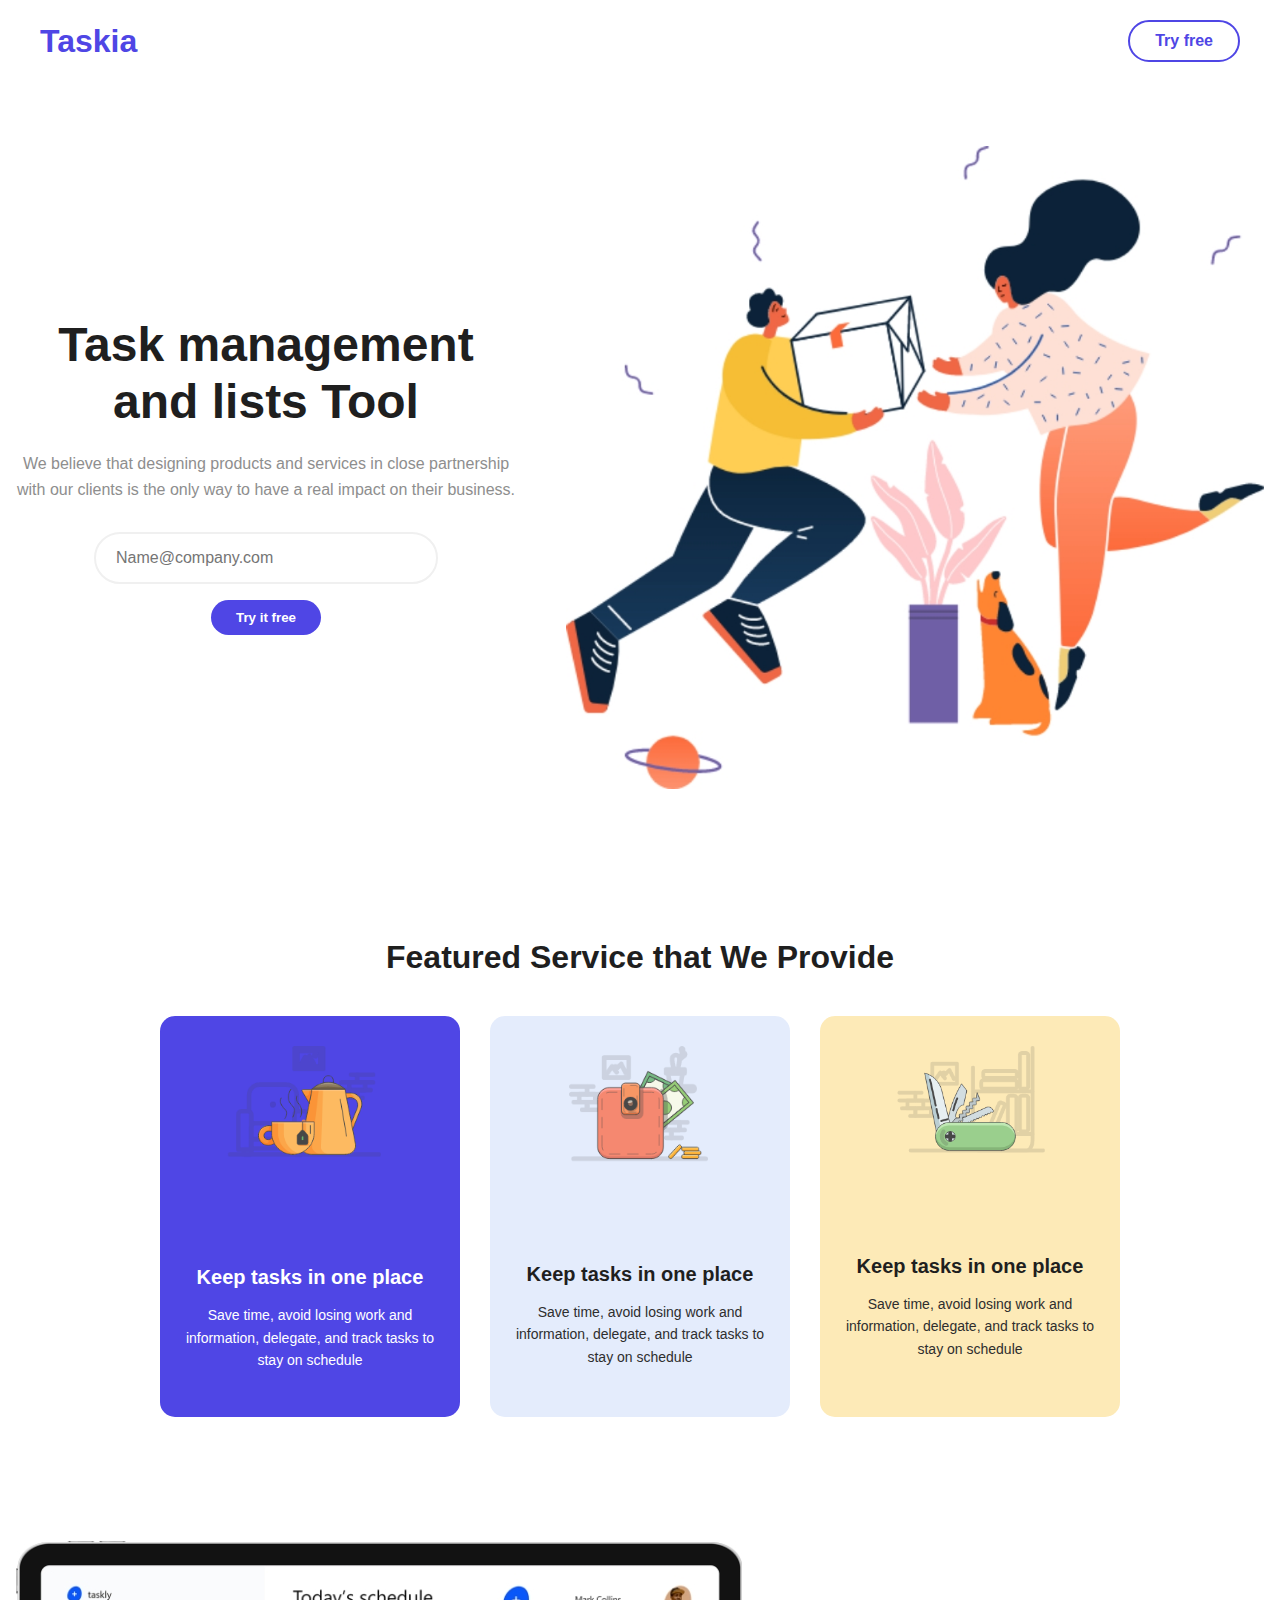
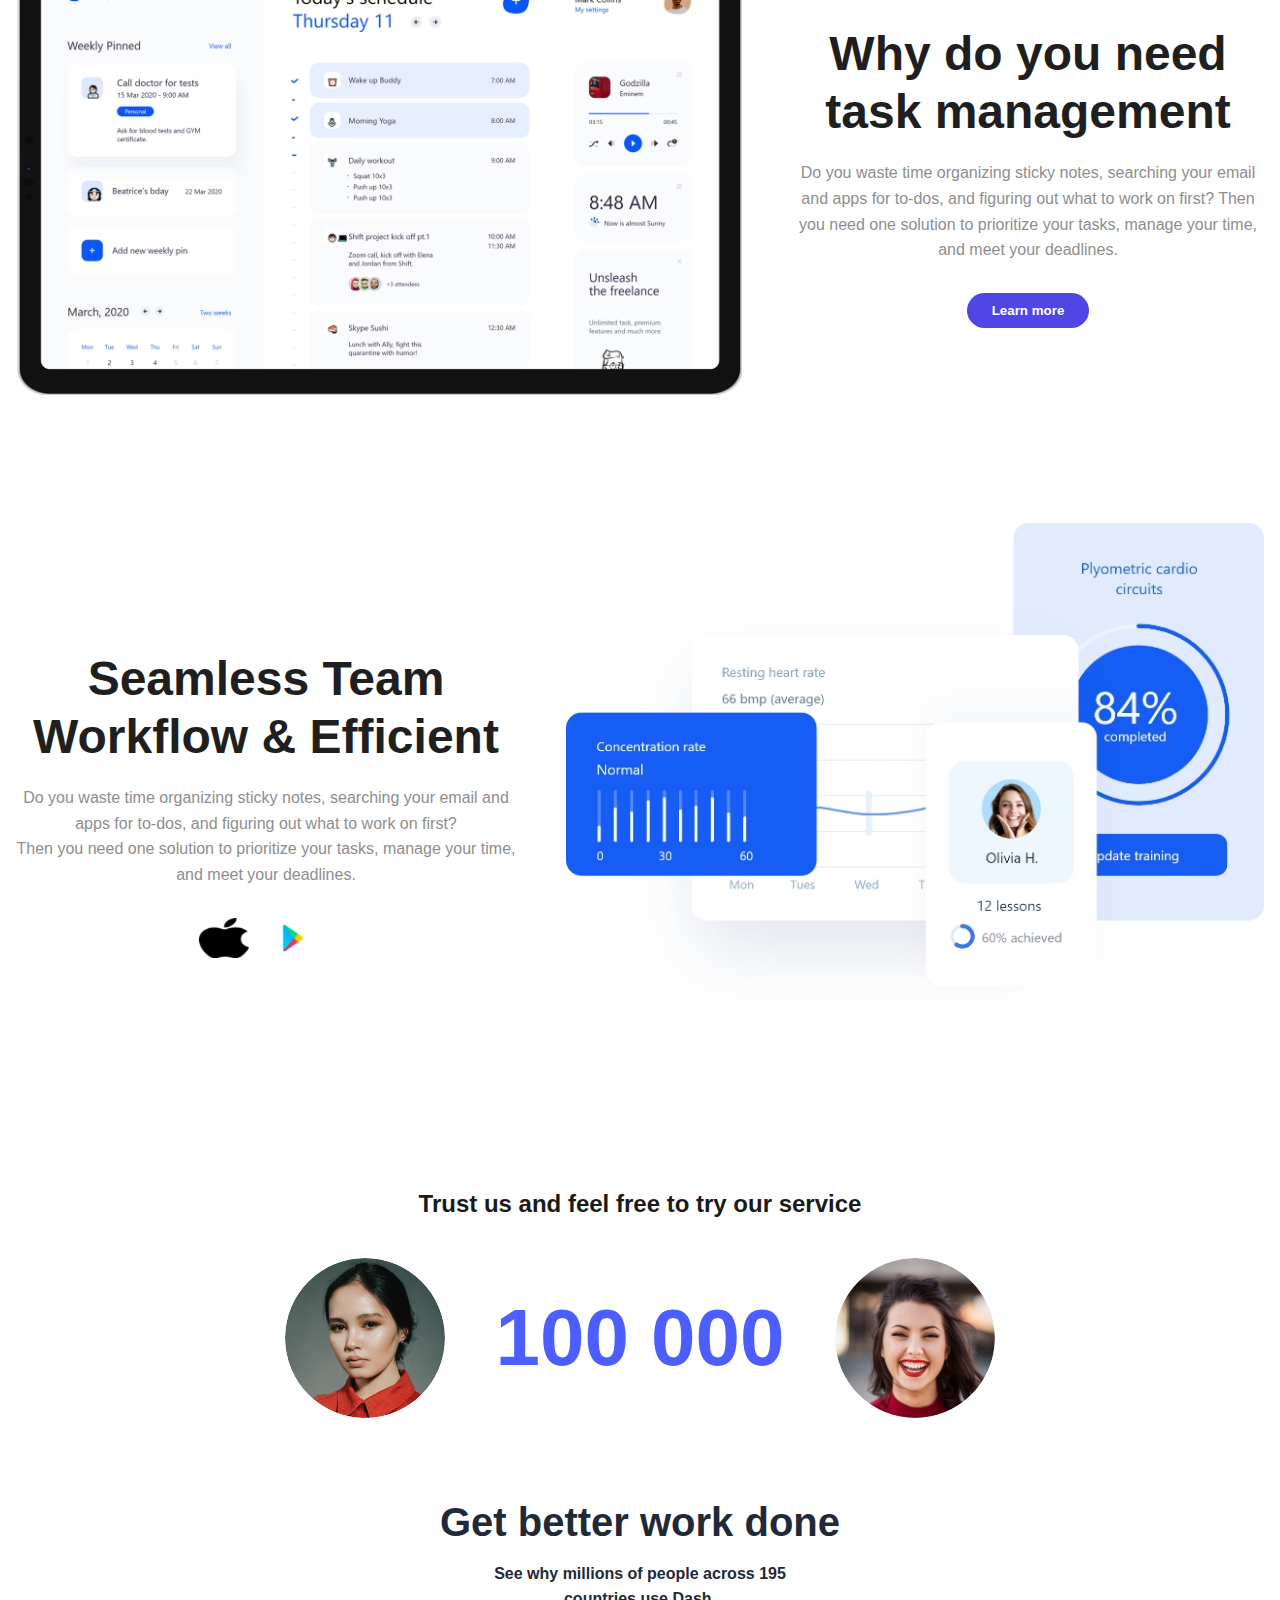
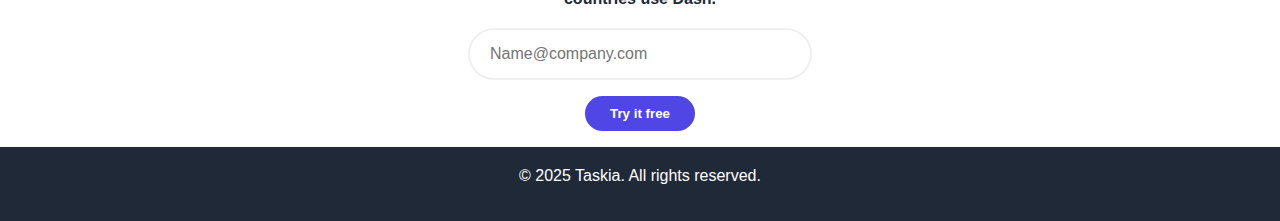
<file: index.html>
<!DOCTYPE html>
<html lang="en">

<head>
  <meta charset="UTF-8">
  <meta name="viewport" content="width=device-width, initial-scale=1.0">
  <title>Taskia - Task Management Tool</title>
  <link rel="stylesheet" href="styles.css">
  <style>
    body {
      margin: 0;
      font-family: 'Segoe UI', Tahoma, Geneva, Verdana, sans-serif;
    }

    .navbar {
      display: flex;
      justify-content: space-between;
      align-items: center;
      padding: 20px 40px;
      background-color: white;
    }

    .navbar a.logo {
      font-size: 32px;
      font-weight: 700;
      color: #4F46E5; /* Blue-violet color */
      text-decoration: none;
    }

    .navbar a.button {
      padding: 10px 25px;
      border: 2px solid #4F46E5;
      border-radius: 999px; /* Makes it pill-shaped */
      color: #4F46E5;
      font-weight: 600;
      text-decoration: none;
      transition: all 0.3s ease;
    }

    .navbar a.button:hover {
      background-color: #4F46E5;
      color: white;
    }
  </style>
</head>

<body>

  <div class="navbar">
    <a href="index.html" class="logo">Taskia</a>
    <a href="forfree.html" class="button">Try free</a>
  </div>

  <section class="hero">
    <div class="hero-content">
      <div class="text">
        <h1>Task management <br> and lists Tool</h1>
        <p class="subtext">
          We believe that designing products and services in close partnership with our clients is the only way to have a real impact on their business.
        </p>
        <form class="form">
          <input type="email" placeholder="Name@company.com">
          <button type="submit">Try it free</button>
        </form>
      </div>
      <div class="hero-image">
        <img src="Images/hero image.jpg" alt="Hero Image">
      </div>
    </div>
  </section>
  
  

  <section class="services">
    <h2 class="services-title">Featured Service that We Provide</h2>
    <div class="cards-container">
      <div class="card blue">
        <img src="Images/Image 3.png" alt="Tea illustration">
        <h3>Keep tasks in one place</h3>
        <p>Save time, avoid losing work and information, delegate, and track tasks to stay on schedule</p>
      </div>
      <div class="card lightblue">
        <img src="Images/Image 2.png" alt="Wallet illustration">
        <h3>Keep tasks in one place</h3>
        <p>Save time, avoid losing work and information, delegate, and track tasks to stay on schedule</p>
      </div>
      <div class="card yellow">
        <img src="Images/Image 1.png" alt="Tools illustration">
        <h3>Keep tasks in one place</h3>
        <p>Save time, avoid losing work and information, delegate, and track tasks to stay on schedule</p>
      </div>
    </div>
  </section>
  


  <section class="hero">
    <div class="hero-content">
      <div class="task-image">
        <img src="Images/Image 8.jpg" alt="Task Manager UI" class="hero-image" />
      </div>
      <div class="text">
        <h1>Why do you need <br> task management</h1>
        <p class="subtext">
          Do you waste time organizing sticky notes, searching your email and apps for to-dos, and figuring out what to work on first?
          Then you need one solution to prioritize your tasks, manage your time, and meet your deadlines.
        </p>
        <form class="form">
          <button type="submit">Learn more</button>
        </form>
      </div>
    </div>
  </section>

  <section class="hero">
    <div class="hero-content">
      <!-- Left Section -->
      <div class="text">
        <h1>Seamless Team <br> Workflow & Efficient</h1>
        <p class="subtext">
          Do you waste time organizing sticky notes, searching your email
          and apps for to-dos, and figuring out what to work on first? <br>
          Then you need one solution to prioritize your tasks, manage your time, and meet your deadlines.
        </p>

        <div class="store-icons">
          <img src="Images/Image 6.jpg" alt="Apple">
          <img src="Images/Image 9.jpg" alt="Google Play Store">
        </div>
      </div>

    <!-- Right Section -->
    <div class="hero-image">
      <img src="Images/Image 7.jpg" alt="Dashboard Graphic">
    </div>
  </div>
</section> 


<section class="trust-section">
  <h2>Trust us and feel free to try our service</h2>
  <div class="trust-content">
    <div class="circle-img left-img"></div>
    <div class="number">100 000</div>
    <div class="circle-img right-img"></div>
  </div>
</section>


  <section class="count">
    <h1>Get better work done</h1>
    <p>See why millions of people across 195 <br> countries use Dash.</p>
    <form class="form">
      <input type="email" placeholder="Name@company.com">
      <button>Try it free</button>
    </form>
  </section>

  <footer>
    <p>&copy; 2025 Taskia. All rights reserved.</p>
  </footer>

  <script src="script.js"></script>
</body>

</html>
</file>
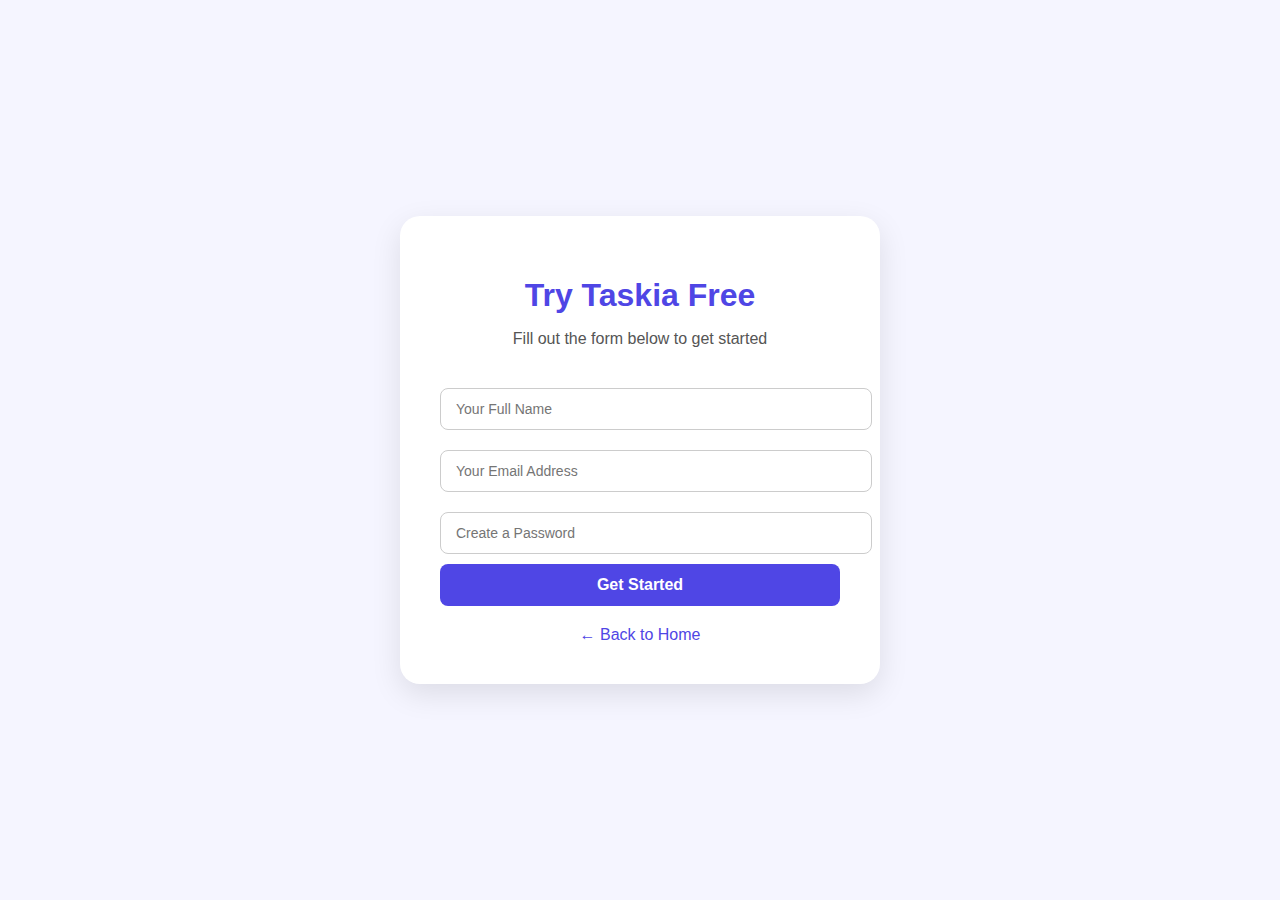
<file: forfree.html>
<!DOCTYPE html>
<html lang="en">
<head>
  <meta charset="UTF-8" />
  <meta name="viewport" content="width=device-width, initial-scale=1.0"/>
  <title>Try Taskia Free</title>
  <style>
    body {
      margin: 0;
      font-family: 'Segoe UI', Tahoma, Geneva, Verdana, sans-serif;
      background-color: #f5f5ff;
      display: flex;
      justify-content: center;
      align-items: center;
      height: 100vh;
    }

    .form-container {
      background: white;
      padding: 40px;
      border-radius: 20px;
      box-shadow: 0 10px 30px rgba(0, 0, 0, 0.1);
      max-width: 400px;
      width: 100%;
      text-align: center;
    }

    .form-container h1 {
      margin-bottom: 10px;
      color: #4F46E5;
    }

    .form-container p {
      margin-bottom: 30px;
      color: #555;
    }

    input[type="text"],
    input[type="email"],
    input[type="password"] {
      width: 100%;
      padding: 12px 15px;
      margin: 10px 0;
      border: 1px solid #ccc;
      border-radius: 8px;
      font-size: 14px;
    }

    button {
      width: 100%;
      background-color: #4F46E5;
      color: white;
      padding: 12px;
      border: none;
      border-radius: 8px;
      font-size: 16px;
      font-weight: 600;
      cursor: pointer;
      transition: 0.3s ease;
    }

    button:hover {
      background-color: #3730a3;
    }

    .back-link {
      display: block;
      margin-top: 20px;
      color: #4F46E5;
      text-decoration: none;
      font-weight: 500;
    }

    .back-link:hover {
      text-decoration: underline;
    }
  </style>
</head>
<body>
  <div class="form-container">
    <h1>Try Taskia Free</h1>
    <p>Fill out the form below to get started</p>
    <form action="#" method="POST">
      <input type="text" name="name" placeholder="Your Full Name" required />
      <input type="email" name="email" placeholder="Your Email Address" required />
      <input type="password" name="password" placeholder="Create a Password" required />
      <button type="submit">Get Started</button>
    </form>
    <a href="index.html" class="back-link">← Back to Home</a>
  </div>
</body>
</html>
</file>
<file: styles.css>
@import url('https://fonts.googleapis.com/css2?family=Inter:wght@400;600;800&display=swap');

body {
  font-family: 'Inter', sans-serif;
  margin: 0;
  padding: 0;
  color: #1f2937;
  background-color: #ffffff;
  text-align: center;
}
.hero {
  padding: 80px 60px;
  background-color: white;
}

.hero-content {
  display: flex;
  align-items: center;
  justify-content: space-between;
  gap: 50px;
  flex-wrap: wrap;
}

.text {
  flex: 1;
  max-width: 500px;
}

.text h1 {
  font-size: 48px;
  font-weight: 800;
  color: #1f1f1f;
  margin-bottom: 20px;
  line-height: 1.2;
}

.text .subtext {
  font-size: 16px;
  color: #8e8e8e;
  line-height: 1.6;
  margin-bottom: 30px;
}

.form {
  display: flex;
  gap: 15px;
  flex-wrap: wrap;
  align-items: center;
}

.form input[type="email"] {
  padding: 15px 20px;
  font-size: 16px;
  border: 2px solid #f0f0f0;
  border-radius: 999px; 
  flex: 1;
  min-width: 150px;
  outline: none;
}

.form button {
  padding: 10px 25px;
  border: 2px solid #4F46E5;
  border-radius: 999px; 
  color: white;
  font-weight: 600;
  text-decoration: none;
  transition: all 0.3s ease;
}

.form button:hover {
  background-color: #3730a3;
}

.hero-image {
  flex: 1;
  display: flex;
  justify-content: center;
}

.hero-image img {
  max-width: 100%;
  height: auto;
  border-radius: 10px;
}

.hero, .why, .features, .cta {
  padding: 4rem 1rem;
}

h1 {
  font-size: 2.5rem;
  font-weight: 800;
  margin-bottom: 1rem;
}

h2 {
  font-size: 2rem;
  font-weight: 700;
  margin-bottom: 1rem;
}

h3 {
  font-size: 1.25rem;
  font-weight: 700;
  margin-bottom: 0.5rem;
}

.subtext, p {
  max-width: 700px;
  margin: 0 auto 1rem;
  font-size: 1rem;
  line-height: 1.6;
}

.form {
  display: flex;
  flex-direction: column;
  align-items: center;
  gap: 1rem;
  margin: 1rem auto;
}

.form input {
  padding: 0.5rem 1rem;
  border-radius: 0.5rem;
  border: 1px solid #ccc;
  width: 300px;
}

.form button {
  background-color: #4F46E5;
  color: white;
  padding: 10px 25px;
  border-radius: 100rem;
  border: none;
  cursor: pointer;
}

.services {
  padding: 60px 20px;
  text-align: center;
}

.services-title {
  font-size: 32px;
  font-weight: 800;
  margin-bottom: 40px;
  color: #1f1f1f;
}

.cards-container {
  display: flex;
  justify-content: center;
  flex-wrap: wrap;
  gap: 30px;
}

.card {
  width: 300px;
  border-radius: 15px;
  padding: 30px 20px;
  box-sizing: border-box;
  text-align: center;
  transition: transform 0.3s ease;
}

.card img {
  width: 200px;
  margin-bottom: 30px;
}

.card h3 {
  font-size: 20px;
  font-weight: 700;
  margin-bottom: 15px;
  color: #1f1f1f;
}

.card p {
  font-size: 14px;
  color: #2e2e2e;
  line-height: 1.6;
}

/* Specific card colors */
.card.blue {
  background-color: #4f46e5;
  color: white;
}

.card.lightblue {
  background-color: #e4ecfc;
}

.card.yellow {
  background-color: #fdeab7;
}

.card.blue h3,
.card.blue p {
  color: white;
}

.store-icons img {
  width: 50px;
  height: 40px;
  margin-right: 15px;
  vertical-align: center;
}

.trust-section {
  text-align: center;
  padding: 50px 20px;
}

.trust-section h2 {
  font-size: 24px;
  font-weight: 700;
  color: #1a1a1a;
  margin-bottom: 40px;
}

.trust-content {
  display: flex;
  align-items: center;
  justify-content: center;
  gap: 50px;
  flex-wrap: wrap;
}

.circle-img {
  width: 160px;
  height: 160px;
  border-radius: 50%;
  background-size: cover;
  background-position: center;
}

.left-img {
  background-image: url('Images/Image\ 4.jpg'); /* image of the woman in red */
}

.right-img {
  background-image: url('Images/Image\ 5.jpg'); /* image of the smiling woman */
}

.number {
  font-size: 80px;
  font-weight: bold;
  color: #4c5eff;
}
.count {
  font-size: 2rem;
  font-weight: 800;
  margin-top: 2rem;
}

.brand {
  font-size: 1.25rem;
  font-weight: 600;
}

footer {
  background-color: #1f2937;
  color: white;
  padding: 1rem;
}
</file>
